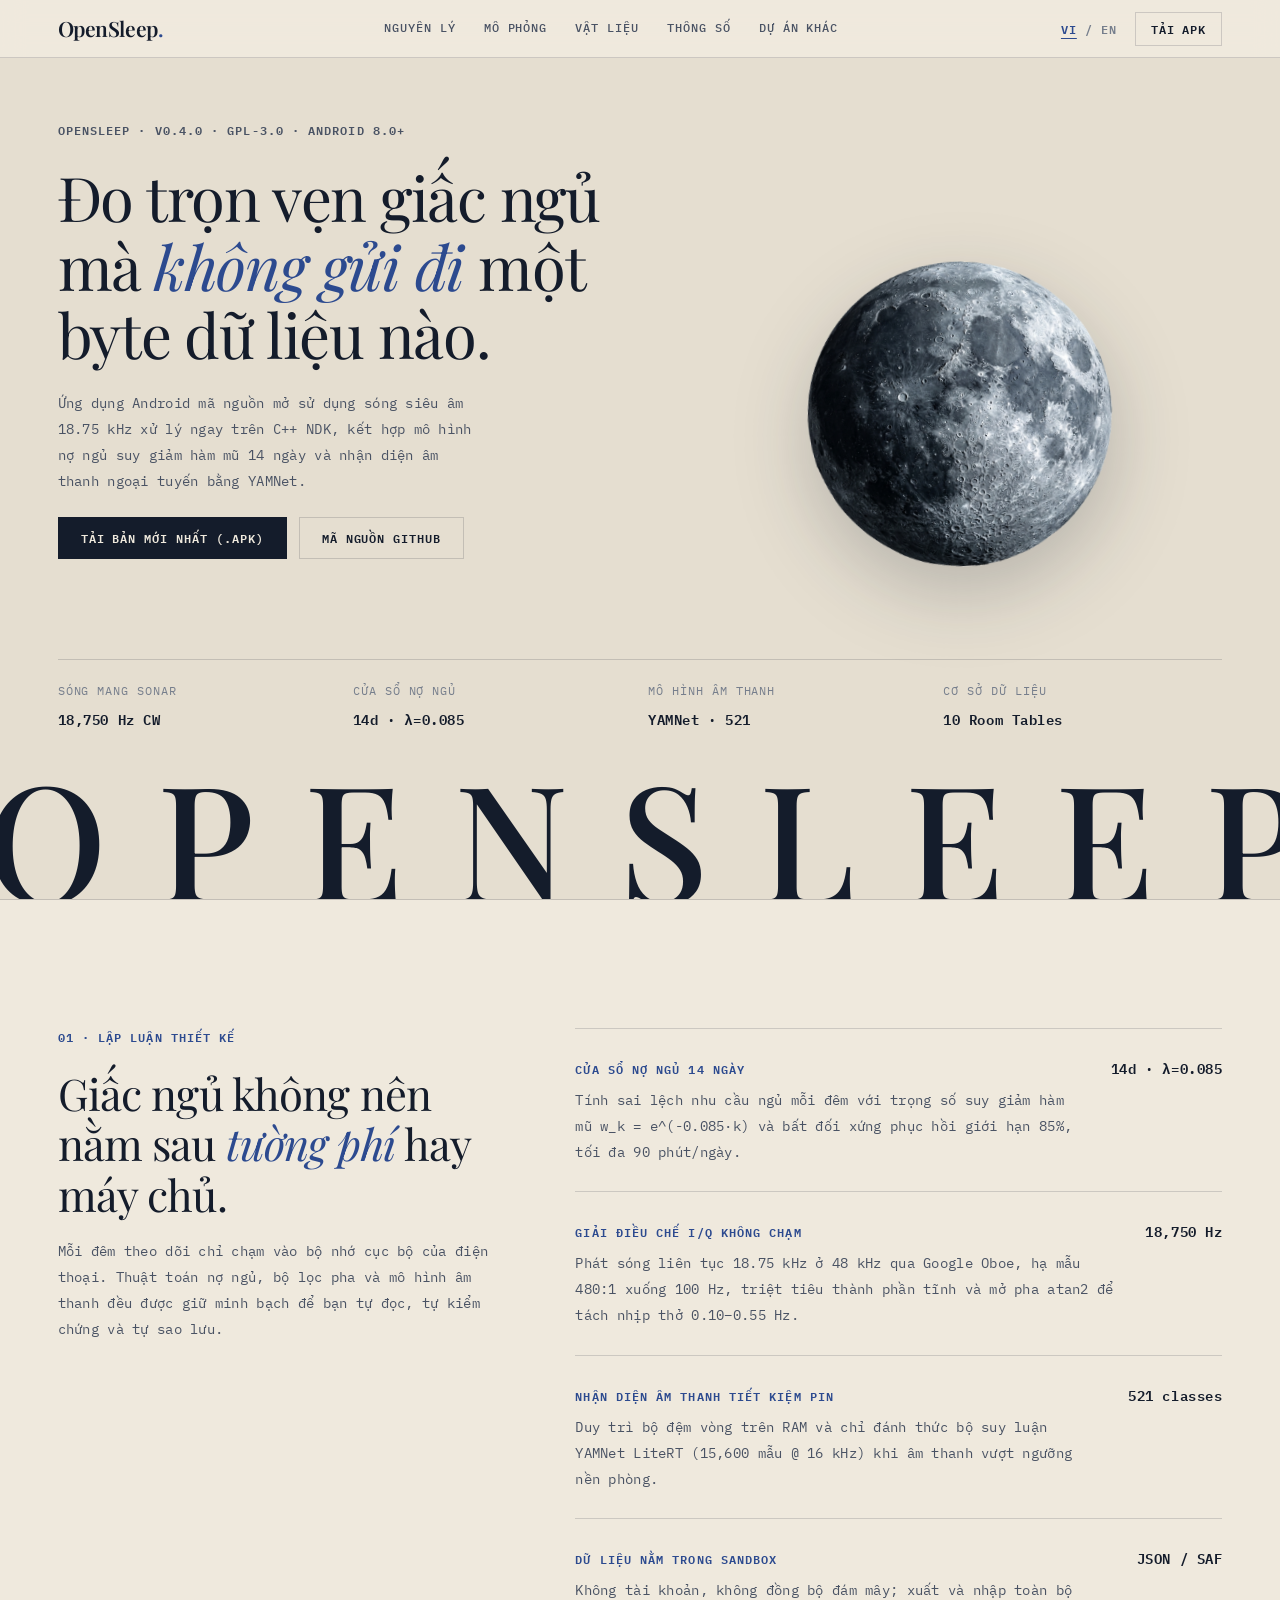
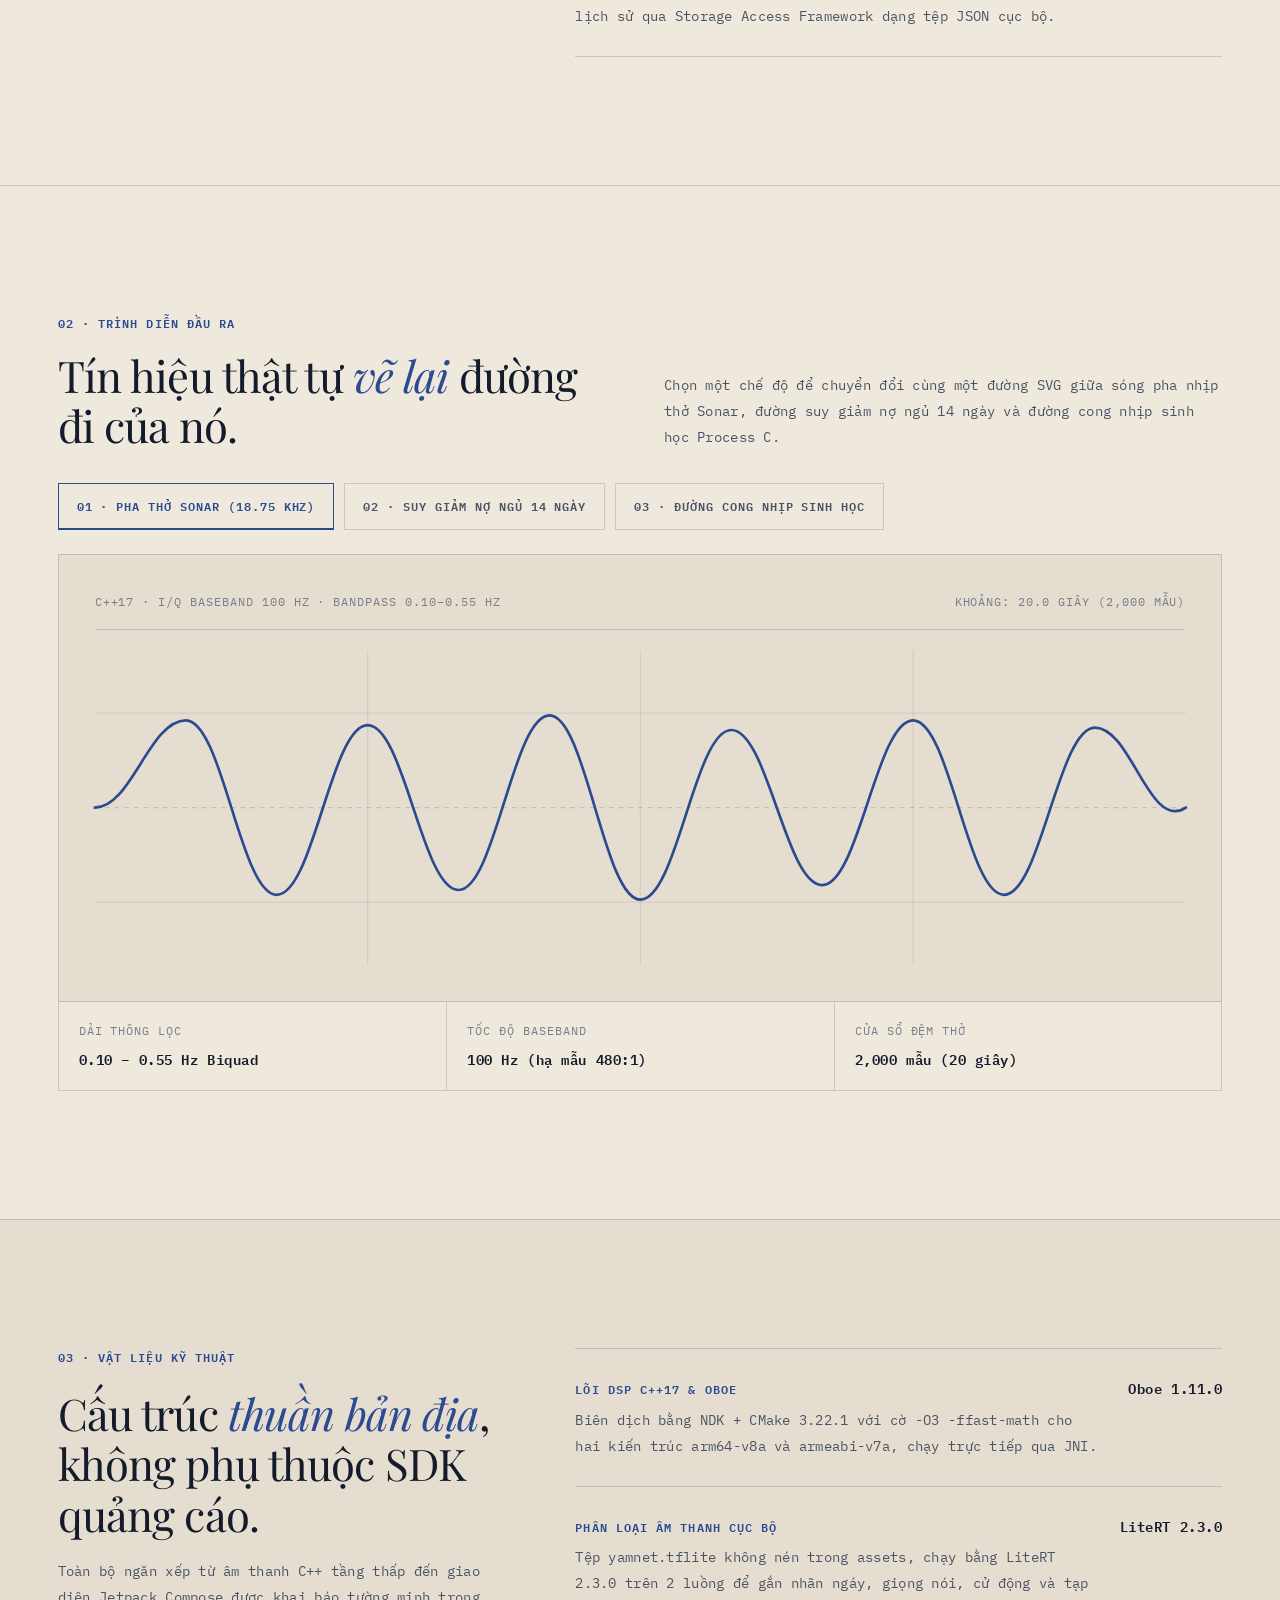
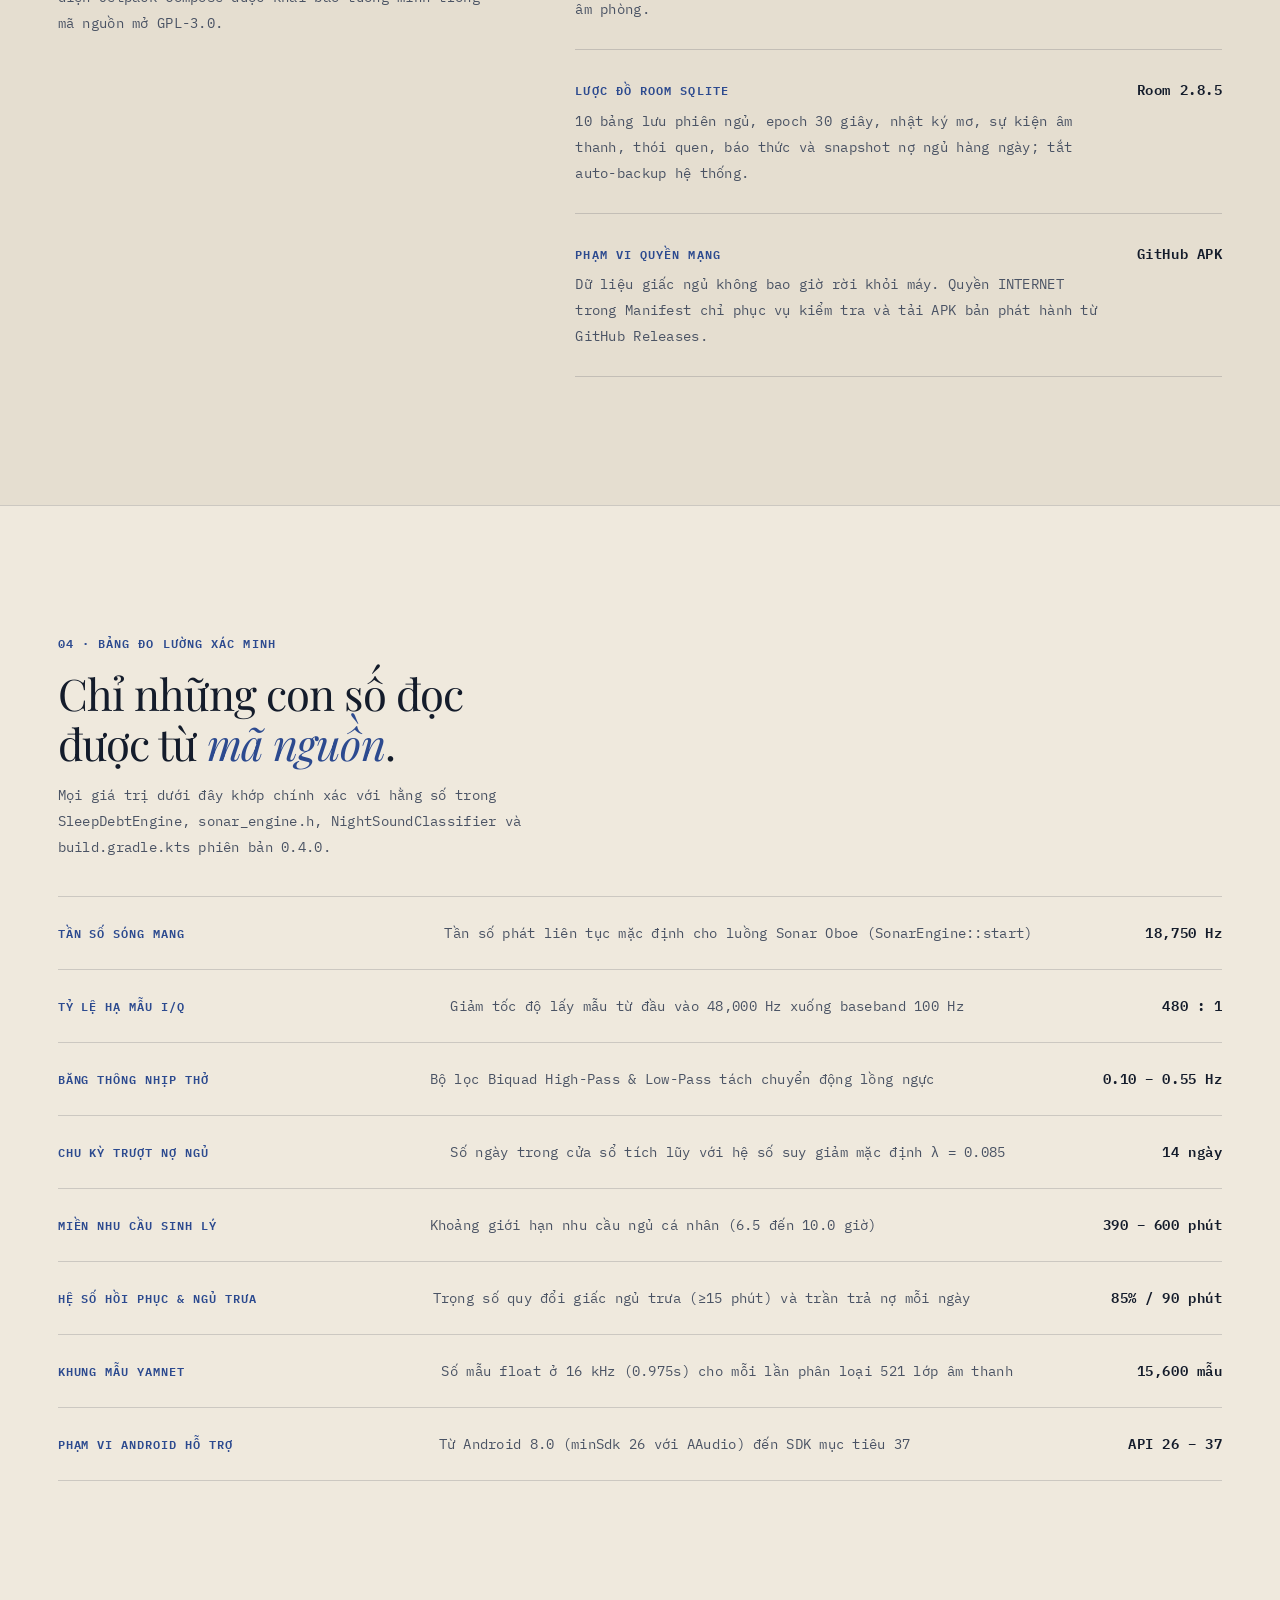
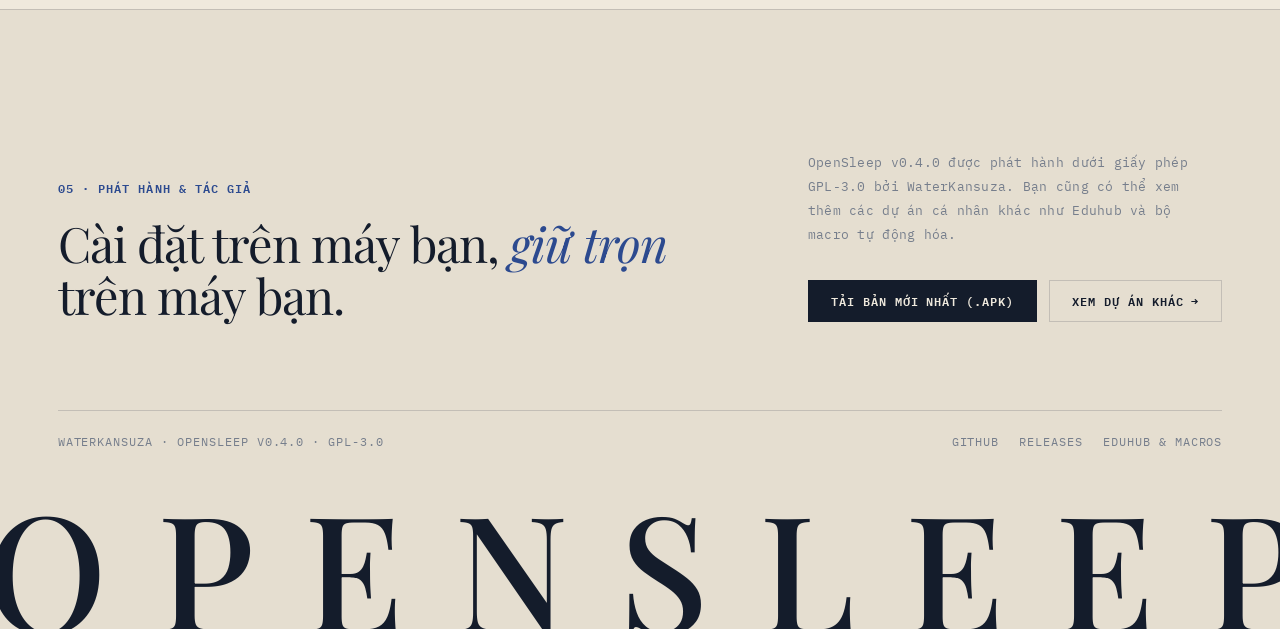
<file: index.html>
<!DOCTYPE html>
<html lang="vi">
<head>
  <meta charset="UTF-8">
  <meta name="viewport" content="width=device-width, initial-scale=1.0">
  <title>OpenSleep — WaterKansuza</title>
  <meta name="description" content="OpenSleep — 18.75 kHz contactless sonar sleep tracking, 14-day exponential sleep debt engine, and local-first Android architecture by WaterKansuza.">
  <link rel="preconnect" href="https://fonts.googleapis.com">
  <link rel="preconnect" href="https://fonts.gstatic.com" crossorigin>
  <link href="https://fonts.googleapis.com/css2?family=IBM+Plex+Mono:ital,wght@0,400;0,500;0,600;0,700;1,400&family=Playfair+Display:ital,wght@0,400..700;1,400..700&display=swap" rel="stylesheet">
  <link rel="stylesheet" href="./styles.css">
</head>
<body data-page="home">

  <!-- Fixed 58px Navigation -->
  <header class="site-nav">
    <div class="wrap nav-inner">
      <a href="#hero" class="nav-wordmark">OpenSleep<span class="dot">.</span></a>

      <nav class="nav-links" aria-label="Primary navigation">
        <a href="#argument" class="nav-link" data-i18n="nav.process">NGUYÊN LÝ</a>
        <a href="#demonstration" class="nav-link" data-i18n="nav.output">MÔ PHỎNG</a>
        <a href="#material" class="nav-link" data-i18n="nav.material">VẬT LIỆU</a>
        <a href="#measurements" class="nav-link" data-i18n="nav.numbers">THÔNG SỐ</a>
        <a href="./projects.html" class="nav-link" data-i18n="nav.works">DỰ ÁN KHÁC</a>
      </nav>

      <div class="nav-actions">
        <button type="button" class="lang-switch" id="lang-toggle" aria-label="Switch language">
          <span data-lang-opt="vi" data-lang-active="true">VI</span> / <span data-lang-opt="en" data-lang-active="false">EN</span>
        </button>
        <a href="https://github.com/WaterKansuza/OpenSleep/releases/latest"
           target="_blank"
           rel="noopener noreferrer"
           class="btn btn-secondary btn-nav"
           data-apk-download
           data-i18n="nav.cta">TẢI APK</a>
      </div>
    </div>
  </header>

  <!-- The Single Travelling Product Cut-out -->
  <div class="travelling-product" id="travelling-product" aria-hidden="true">
    <img src="./assets/moon-cutout.png" alt="" width="862" height="865">
  </div>

  <main>
    <!-- Section 1: Hero -->
    <section class="hero" id="hero">
      <div class="wrap hero-inner">
        <div class="hero-copy">
          <p class="mono-kicker" data-i18n="hero.kicker">OPENSLEEP · V0.4.0 · GPL-3.0 · ANDROID 8.0+</p>
          <h1 class="hero-title" data-i18n-html="hero.title">
            Đo trọn vẹn giấc ngủ mà <em>không gửi đi</em> một byte dữ liệu nào.
          </h1>
          <p class="mono-body hero-lede" data-i18n="hero.lede">
            Ứng dụng Android mã nguồn mở sử dụng sóng siêu âm 18.75 kHz xử lý ngay trên C++ NDK, kết hợp mô hình nợ ngủ suy giảm hàm mũ 14 ngày và nhận diện âm thanh ngoại tuyến bằng YAMNet.
          </p>
          <div class="btn-row">
            <a href="https://github.com/WaterKansuza/OpenSleep/releases/latest"
               target="_blank"
               rel="noopener noreferrer"
               class="btn btn-primary"
               data-apk-download
               data-i18n="hero.btnPrimary">TẢI BẢN MỚI NHẤT (.APK)</a>
            <a href="https://github.com/WaterKansuza/OpenSleep"
               target="_blank"
               rel="noopener noreferrer"
               class="btn btn-secondary"
               data-i18n="hero.btnSecondary">MÃ NGUỒN GITHUB</a>
          </div>
        </div>

        <div class="hero-specs" aria-label="Verified technical specifications">
          <div class="spec-cell">
            <span class="spec-key" data-i18n="hero.spec1k">SÓNG MANG SONAR</span>
            <span class="spec-val tabular">18,750 Hz CW</span>
          </div>
          <div class="spec-cell">
            <span class="spec-key" data-i18n="hero.spec2k">CỬA SỔ NỢ NGỦ</span>
            <span class="spec-val tabular">14d · λ=0.085</span>
          </div>
          <div class="spec-cell">
            <span class="spec-key" data-i18n="hero.spec3k">MÔ HÌNH ÂM THANH</span>
            <span class="spec-val tabular">YAMNet · 521</span>
          </div>
          <div class="spec-cell">
            <span class="spec-key" data-i18n="hero.spec4k">CƠ SỞ DỮ LIỆU</span>
            <span class="spec-val tabular">10 Room Tables</span>
          </div>
        </div>
      </div>

      <!-- Spread Wordmark across the foot -->
      <div class="wordmark-band" data-wordmark="hero" aria-hidden="true">
        <span class="wm-char"><span class="wm-glyph" style="--i:0">O</span></span>
        <span class="wm-char"><span class="wm-glyph" style="--i:1">P</span></span>
        <span class="wm-char"><span class="wm-glyph" style="--i:2">E</span></span>
        <span class="wm-char"><span class="wm-glyph" style="--i:3">N</span></span>
        <span class="wm-char"><span class="wm-glyph" style="--i:4">S</span></span>
        <span class="wm-char"><span class="wm-glyph" style="--i:5">L</span></span>
        <span class="wm-char"><span class="wm-glyph" style="--i:6">E</span></span>
        <span class="wm-char"><span class="wm-glyph" style="--i:7">E</span></span>
        <span class="wm-char"><span class="wm-glyph" style="--i:8">P</span></span>
      </div>
    </section>

    <!-- Section 2: Argument -->
    <section class="band band-primary" id="argument">
      <div class="wrap two-col">
        <div class="col-sticky" data-reveal>
          <p class="mono-label" data-i18n="arg.kicker">01 · LẬP LUẬN THIẾT KẾ</p>
          <h2 class="section-title" data-i18n-html="arg.title">
            Giấc ngủ không nên nằm sau <em>tường phí</em> hay máy chủ.
          </h2>
          <p class="mono-body" data-i18n="arg.lede">
            Mỗi đêm theo dõi chỉ chạm vào bộ nhớ cục bộ của điện thoại. Thuật toán nợ ngủ, bộ lọc pha và mô hình âm thanh đều được giữ minh bạch để bạn tự đọc, tự kiểm chứng và tự sao lưu.
          </p>
        </div>

        <div class="ledger" data-reveal>
          <div class="ledger-row">
            <div class="ledger-main">
              <p class="mono-label" data-i18n="arg.r1k">CỬA SỔ NỢ NGỦ 14 NGÀY</p>
              <p class="mono-body" data-i18n="arg.r1d">
                Tính sai lệch nhu cầu ngủ mỗi đêm với trọng số suy giảm hàm mũ w_k = e^(-0.085·k) và bất đối xứng phục hồi giới hạn 85%, tối đa 90 phút/ngày.
              </p>
            </div>
            <span class="ledger-value tabular" data-i18n="arg.r1v">14d · λ=0.085</span>
          </div>

          <div class="ledger-row">
            <div class="ledger-main">
              <p class="mono-label" data-i18n="arg.r2k">GIẢI ĐIỀU CHẾ I/Q KHÔNG CHẠM</p>
              <p class="mono-body" data-i18n="arg.r2d">
                Phát sóng liên tục 18.75 kHz ở 48 kHz qua Google Oboe, hạ mẫu 480:1 xuống 100 Hz, triệt tiêu thành phần tĩnh và mở pha atan2 để tách nhịp thở 0.10–0.55 Hz.
              </p>
            </div>
            <span class="ledger-value tabular" data-i18n="arg.r2v">18,750 Hz</span>
          </div>

          <div class="ledger-row">
            <div class="ledger-main">
              <p class="mono-label" data-i18n="arg.r3k">NHẬN DIỆN ÂM THANH TIẾT KIỆM PIN</p>
              <p class="mono-body" data-i18n="arg.r3d">
                Duy trì bộ đệm vòng trên RAM và chỉ đánh thức bộ suy luận YAMNet LiteRT (15,600 mẫu @ 16 kHz) khi âm thanh vượt ngưỡng nền phòng.
              </p>
            </div>
            <span class="ledger-value tabular" data-i18n="arg.r3v">521 classes</span>
          </div>

          <div class="ledger-row">
            <div class="ledger-main">
              <p class="mono-label" data-i18n="arg.r4k">DỮ LIỆU NẰM TRONG SANDBOX</p>
              <p class="mono-body" data-i18n="arg.r4d">
                Không tài khoản, không đồng bộ đám mây; xuất và nhập toàn bộ lịch sử qua Storage Access Framework dạng tệp JSON cục bộ.
              </p>
            </div>
            <span class="ledger-value tabular" data-i18n="arg.r4v">JSON / SAF</span>
          </div>
        </div>
      </div>
    </section>

    <!-- Section 3: Demonstration -->
    <section class="band band-primary band-ruled-top" id="demonstration">
      <div class="wrap">
        <div class="demo-header" data-reveal>
          <div style="display:flex; flex-direction:column; gap:16px;">
            <p class="mono-label" data-i18n="demo.kicker">02 · TRÌNH DIỄN ĐẦU RA</p>
            <h2 class="section-title" data-i18n-html="demo.title">
              Tín hiệu thật tự <em>vẽ lại</em> đường đi của nó.
            </h2>
          </div>
          <p class="mono-body" data-i18n="demo.lede">
            Chọn một chế độ để chuyển đổi cùng một đường SVG giữa sóng pha nhịp thở Sonar, đường suy giảm nợ ngủ 14 ngày và đường cong nhịp sinh học Process C.
          </p>
        </div>

        <div class="variant-row" role="group" aria-label="Signal output variants">
          <button type="button" class="variant-btn" data-variant="sonar" aria-pressed="true" data-i18n="demo.v1">
            01 · PHA THỞ SONAR (18.75 KHZ)
          </button>
          <button type="button" class="variant-btn" data-variant="debt" aria-pressed="false" data-i18n="demo.v2">
            02 · SUY GIẢM NỢ NGỦ 14 NGÀY
          </button>
          <button type="button" class="variant-btn" data-variant="circadian" aria-pressed="false" data-i18n="demo.v3">
            03 · ĐƯỜNG CONG NHỊP SINH HỌC
          </button>
        </div>

        <div class="demo-panel" data-reveal>
          <div class="demo-panel-meta">
            <span id="demo-panel-title">C++17 · I/Q BASEBAND 100 HZ · BANDPASS 0.10–0.55 HZ</span>
            <span class="tabular" id="demo-panel-scale">SPAN: 20.0 S (2,000 SAMPLES)</span>
          </div>

          <div class="demo-svg-wrap">
            <svg class="demo-svg" viewBox="0 0 900 260" preserveAspectRatio="none" aria-labelledby="demo-panel-title">
              <!-- Subtle hairline reference grid -->
              <line class="demo-grid-line" x1="0" y1="52" x2="900" y2="52" />
              <line class="demo-axis-line" x1="0" y1="130" x2="900" y2="130" />
              <line class="demo-grid-line" x1="0" y1="208" x2="900" y2="208" />
              <line class="demo-grid-line" x1="225" y1="0" x2="225" y2="260" />
              <line class="demo-grid-line" x1="450" y1="0" x2="450" y2="260" />
              <line class="demo-grid-line" x1="675" y1="0" x2="675" y2="260" />
              <!-- Single dynamically updated path drawn with getTotalLength() -->
              <path id="demo-signal-path"
                    class="demo-signal-path"
                    stroke-width="2.2"
                    d="M 0,130 C 30,130 45,58 75,58 C 105,58 120,202 150,202 C 180,202 195,62 225,62 C 255,62 270,198 300,198 C 330,198 345,54 375,54 C 405,54 420,206 450,206 C 480,206 495,66 525,66 C 555,66 570,194 600,194 C 630,194 645,58 675,58 C 705,58 720,202 750,202 C 780,202 795,64 825,64 C 855,64 870,150 900,130" />
            </svg>
          </div>
        </div>

        <div class="demo-facts" aria-live="polite">
          <div class="demo-fact">
            <span class="demo-fact-label" id="fact-1-label">DẢI THÔNG LỌC</span>
            <span class="demo-fact-value tabular" id="fact-1-val">0.10 – 0.55 Hz Biquad</span>
          </div>
          <div class="demo-fact">
            <span class="demo-fact-label" id="fact-2-label">TỐC ĐỘ BASEBAND</span>
            <span class="demo-fact-value tabular" id="fact-2-val">100 Hz (480:1 decimated)</span>
          </div>
          <div class="demo-fact">
            <span class="demo-fact-label" id="fact-3-label">CỬA SỔ ĐỆM THỞ</span>
            <span class="demo-fact-value tabular" id="fact-3-val">2,000 mẫu (20 giây)</span>
          </div>
        </div>
      </div>
    </section>

    <!-- Section 4: Material -->
    <section class="band band-secondary band-ruled-top" id="material">
      <div class="wrap two-col">
        <div class="col-sticky" data-reveal>
          <p class="mono-label" data-i18n="mat.kicker">03 · VẬT LIỆU KỸ THUẬT</p>
          <h2 class="section-title" data-i18n-html="mat.title">
            Cấu trúc <em>thuần bản địa</em>, không phụ thuộc SDK quảng cáo.
          </h2>
          <p class="mono-body" data-i18n="mat.lede">
            Toàn bộ ngăn xếp từ âm thanh C++ tầng thấp đến giao diện Jetpack Compose được khai báo tường minh trong mã nguồn mở GPL-3.0.
          </p>
        </div>

        <div class="ledger" data-reveal>
          <div class="ledger-row">
            <div class="ledger-main">
              <p class="mono-label" data-i18n="mat.r1k">LÕI DSP C++17 & OBOE</p>
              <p class="mono-body" data-i18n="mat.r1d">
                Biên dịch bằng NDK + CMake 3.22.1 với cờ -O3 -ffast-math cho hai kiến trúc arm64-v8a và armeabi-v7a, chạy trực tiếp qua JNI.
              </p>
            </div>
            <span class="ledger-value tabular">Oboe 1.11.0</span>
          </div>

          <div class="ledger-row">
            <div class="ledger-main">
              <p class="mono-label" data-i18n="mat.r2k">PHÂN LOẠI ÂM THANH CỤC BỘ</p>
              <p class="mono-body" data-i18n="mat.r2d">
                Tệp yamnet.tflite không nén trong assets, chạy bằng LiteRT 2.3.0 trên 2 luồng để gắn nhãn ngáy, giọng nói, cử động và tạp âm phòng.
              </p>
            </div>
            <span class="ledger-value tabular">LiteRT 2.3.0</span>
          </div>

          <div class="ledger-row">
            <div class="ledger-main">
              <p class="mono-label" data-i18n="mat.r3k">LƯỢC ĐỒ ROOM SQLITE</p>
              <p class="mono-body" data-i18n="mat.r3d">
                10 bảng lưu phiên ngủ, epoch 30 giây, nhật ký mơ, sự kiện âm thanh, thói quen, báo thức và snapshot nợ ngủ hàng ngày; tắt auto-backup hệ thống.
              </p>
            </div>
            <span class="ledger-value tabular">Room 2.8.5</span>
          </div>

          <div class="ledger-row">
            <div class="ledger-main">
              <p class="mono-label" data-i18n="mat.r4k">PHẠM VI QUYỀN MẠNG</p>
              <p class="mono-body" data-i18n="mat.r4d">
                Dữ liệu giấc ngủ không bao giờ rời khỏi máy. Quyền INTERNET trong Manifest chỉ phục vụ kiểm tra và tải APK bản phát hành từ GitHub Releases.
              </p>
            </div>
            <span class="ledger-value tabular">GitHub APK</span>
          </div>
        </div>
      </div>
    </section>

    <!-- Section 5: Measurements -->
    <section class="band band-primary band-ruled-top" id="measurements">
      <div class="wrap">
        <div class="measurements-head" data-reveal>
          <p class="mono-label" data-i18n="meas.kicker">04 · BẢNG ĐO LƯỜNG XÁC MINH</p>
          <h2 class="section-title" data-i18n-html="meas.title">
            Chỉ những con số đọc được từ <em>mã nguồn</em>.
          </h2>
          <p class="mono-body" data-i18n="meas.lede">
            Mọi giá trị dưới đây khớp chính xác với hằng số trong SleepDebtEngine, sonar_engine.h, NightSoundClassifier và build.gradle.kts phiên bản 0.4.0.
          </p>
        </div>

        <div class="measure-list" data-reveal>
          <div class="measure-row">
            <span class="measure-label" data-i18n="meas.m1k">TẦN SỐ SÓNG MANG</span>
            <span class="measure-desc" data-i18n="meas.m1d">Tần số phát liên tục mặc định cho luồng Sonar Oboe (SonarEngine::start)</span>
            <span class="measure-figure tabular">18,750 Hz</span>
          </div>
          <div class="measure-row">
            <span class="measure-label" data-i18n="meas.m2k">TỶ LỆ HẠ MẪU I/Q</span>
            <span class="measure-desc" data-i18n="meas.m2d">Giảm tốc độ lấy mẫu từ đầu vào 48,000 Hz xuống baseband 100 Hz</span>
            <span class="measure-figure tabular">480 : 1</span>
          </div>
          <div class="measure-row">
            <span class="measure-label" data-i18n="meas.m3k">BĂNG THÔNG NHỊP THỞ</span>
            <span class="measure-desc" data-i18n="meas.m3d">Bộ lọc Biquad High-Pass &amp; Low-Pass tách chuyển động lồng ngực</span>
            <span class="measure-figure tabular">0.10 – 0.55 Hz</span>
          </div>
          <div class="measure-row">
            <span class="measure-label" data-i18n="meas.m4k">CHU KỲ TRƯỢT NỢ NGỦ</span>
            <span class="measure-desc" data-i18n="meas.m4d">Số ngày trong cửa sổ tích lũy với hệ số suy giảm mặc định λ = 0.085</span>
            <span class="measure-figure tabular" data-i18n="meas.m4v">14 ngày</span>
          </div>
          <div class="measure-row">
            <span class="measure-label" data-i18n="meas.m5k">MIỀN NHU CẦU SINH LÝ</span>
            <span class="measure-desc" data-i18n="meas.m5d">Khoảng giới hạn nhu cầu ngủ cá nhân (6.5 đến 10.0 giờ)</span>
            <span class="measure-figure tabular" data-i18n="meas.m5v">390 – 600 phút</span>
          </div>
          <div class="measure-row">
            <span class="measure-label" data-i18n="meas.m6k">HỆ SỐ HỒI PHỤC &amp; NGỦ TRƯA</span>
            <span class="measure-desc" data-i18n="meas.m6d">Trọng số quy đổi giấc ngủ trưa (≥15 phút) và trần trả nợ mỗi ngày</span>
            <span class="measure-figure tabular" data-i18n="meas.m6v">85% / 90 phút</span>
          </div>
          <div class="measure-row">
            <span class="measure-label" data-i18n="meas.m7k">KHUNG MẪU YAMNET</span>
            <span class="measure-desc" data-i18n="meas.m7d">Số mẫu float ở 16 kHz (0.975s) cho mỗi lần phân loại 521 lớp âm thanh</span>
            <span class="measure-figure tabular" data-i18n="meas.m7v">15,600 mẫu</span>
          </div>
          <div class="measure-row">
            <span class="measure-label" data-i18n="meas.m8k">PHẠM VI ANDROID HỖ TRỢ</span>
            <span class="measure-desc" data-i18n="meas.m8d">Từ Android 8.0 (minSdk 26 với AAudio) đến SDK mục tiêu 37</span>
            <span class="measure-figure tabular">API 26 – 37</span>
          </div>
        </div>
      </div>
    </section>

    <!-- Section 6: Close -->
    <section class="close-band" id="close">
      <div class="wrap">
        <div class="close-top" data-reveal>
          <div style="display:flex; flex-direction:column; gap:18px;">
            <p class="mono-label" data-i18n="close.kicker">05 · PHÁT HÀNH &amp; TÁC GIẢ</p>
            <h2 class="close-title" data-i18n-html="close.title">
              Cài đặt trên máy bạn, <em>giữ trọn</em> trên máy bạn.
            </h2>
          </div>

          <div class="close-side">
            <p class="close-fineprint" data-i18n="close.fineprint">
              OpenSleep v0.4.0 được phát hành dưới giấy phép GPL-3.0 bởi WaterKansuza. Bạn cũng có thể xem thêm các dự án cá nhân khác như Eduhub và bộ macro tự động hóa.
            </p>
            <div class="btn-row">
              <a href="https://github.com/WaterKansuza/OpenSleep/releases/latest"
                 target="_blank"
                 rel="noopener noreferrer"
                 class="btn btn-primary"
                 data-apk-download
                 data-i18n="close.btnPrimary">TẢI BẢN MỚI NHẤT (.APK)</a>
              <a href="./projects.html"
                 class="btn btn-secondary"
                 data-i18n="close.btnSecondary">XEM DỰ ÁN KHÁC →</a>
            </div>
          </div>
        </div>

        <footer class="footer-strip">
          <span>WATERKANSUZA · OPENSLEEP V0.4.0 · GPL-3.0</span>
          <div class="footer-links">
            <a href="https://github.com/WaterKansuza/OpenSleep" target="_blank" rel="noopener noreferrer">GITHUB</a>
            <a href="https://github.com/WaterKansuza/OpenSleep/releases/latest" target="_blank" rel="noopener noreferrer" data-apk-download>RELEASES</a>
            <a href="./projects.html" data-i18n="footer.projects">EDUHUB &amp; MACROS</a>
          </div>
        </footer>
      </div>

      <!-- Cropped footer spread wordmark -->
      <div class="wordmark-band" data-wordmark="close" aria-hidden="true">
        <span class="wm-char">O</span>
        <span class="wm-char">P</span>
        <span class="wm-char">E</span>
        <span class="wm-char">N</span>
        <span class="wm-char">S</span>
        <span class="wm-char">L</span>
        <span class="wm-char">E</span>
        <span class="wm-char">E</span>
        <span class="wm-char">P</span>
      </div>
    </section>
  </main>

  <script src="./i18n.js"></script>
  <script src="./main.js"></script>
</body>
</html>
</file>
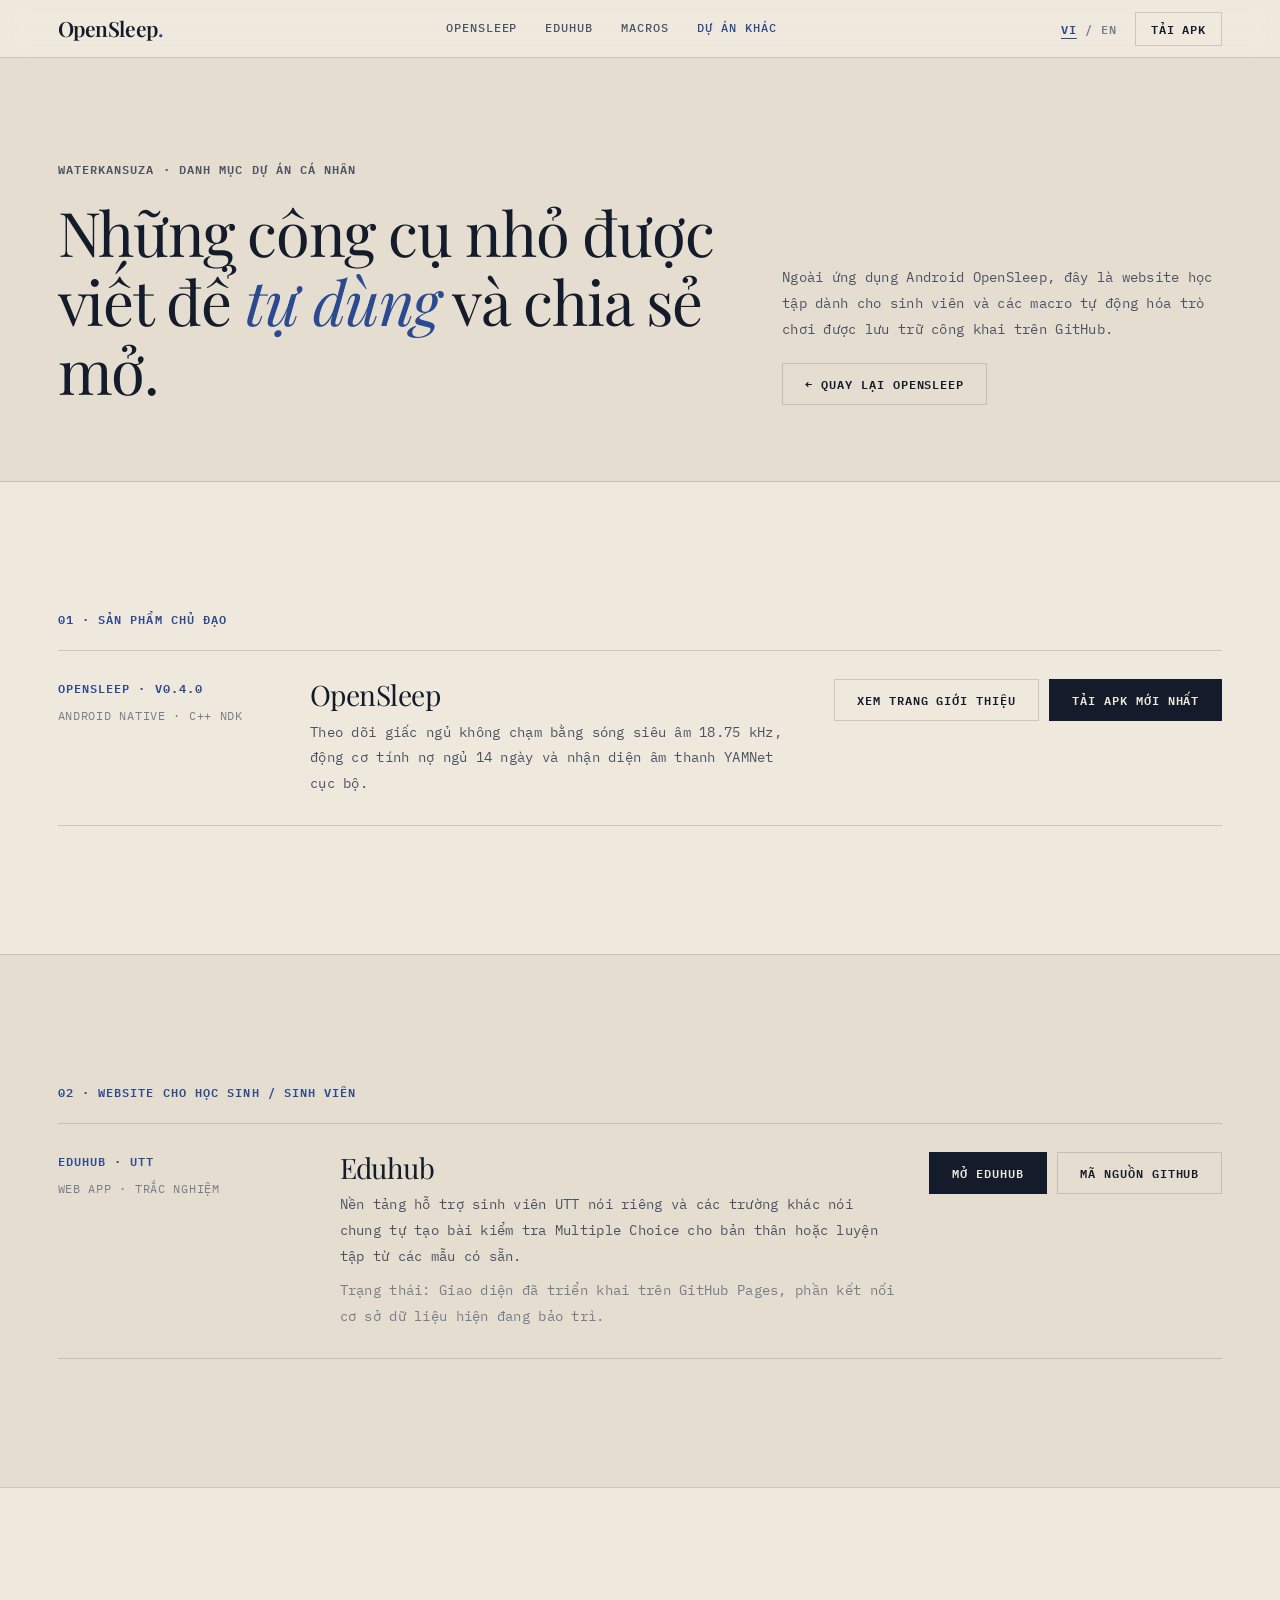
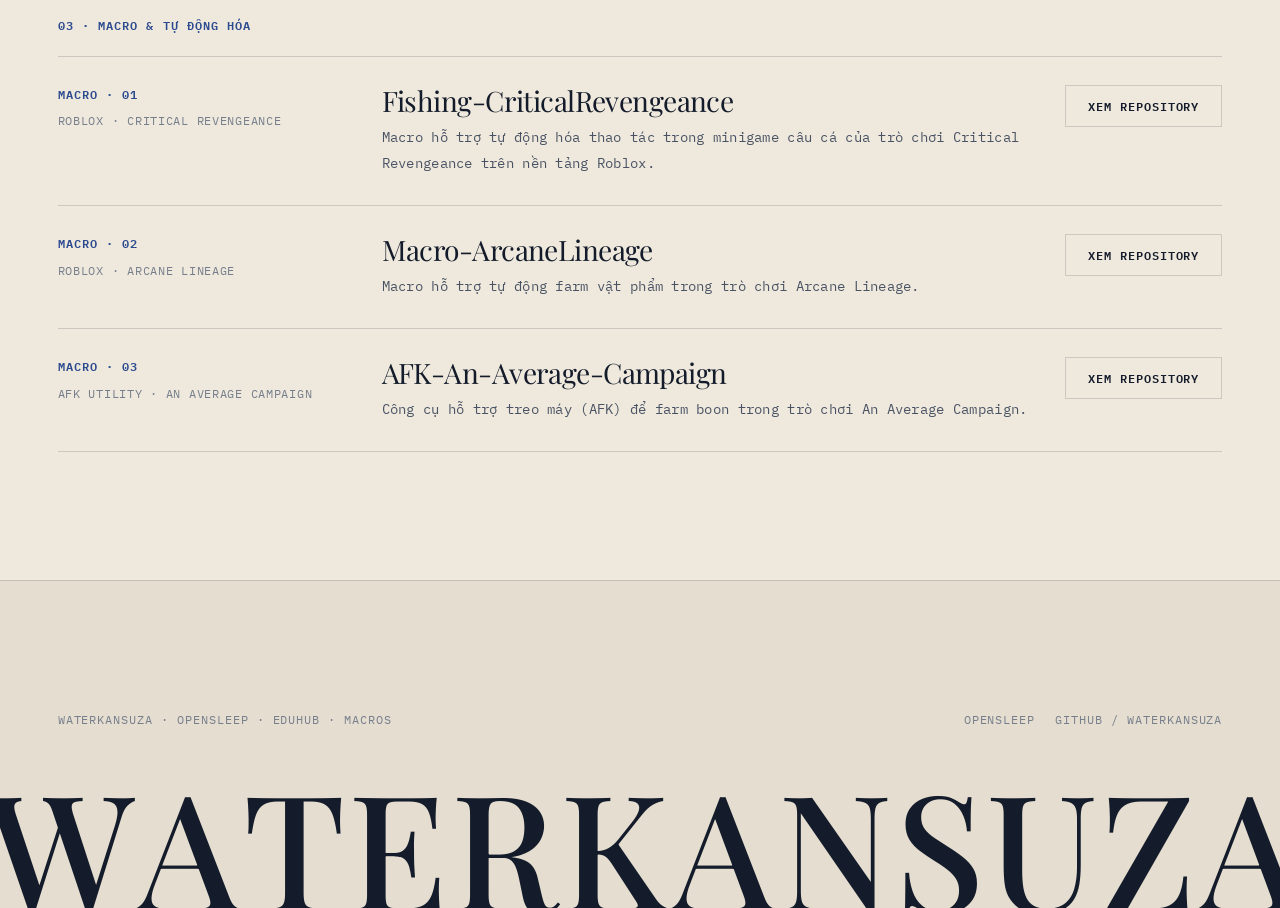
<file: projects.html>
<!DOCTYPE html>
<html lang="vi">
<head>
  <meta charset="UTF-8">
  <meta name="viewport" content="width=device-width, initial-scale=1.0">
  <title>WaterKansuza — Eduhub &amp; Personal Works</title>
  <meta name="description" content="Personal projects by WaterKansuza: OpenSleep Android app, Eduhub student quiz web application, and Roblox / game automation macros.">
  <link rel="preconnect" href="https://fonts.googleapis.com">
  <link rel="preconnect" href="https://fonts.gstatic.com" crossorigin>
  <link href="https://fonts.googleapis.com/css2?family=IBM+Plex+Mono:ital,wght@0,400;0,500;0,600;0,700;1,400&family=Playfair+Display:ital,wght@0,400..700;1,400..700&display=swap" rel="stylesheet">
  <link rel="stylesheet" href="./styles.css">
</head>
<body data-page="projects">

  <!-- Fixed 58px Navigation -->
  <header class="site-nav">
    <div class="wrap nav-inner">
      <a href="./index.html" class="nav-wordmark">OpenSleep<span class="dot">.</span></a>

      <nav class="nav-links" aria-label="Primary navigation">
        <a href="./index.html" class="nav-link" data-i18n="nav.home">OPENSLEEP</a>
        <a href="#student-web" class="nav-link">EDUHUB</a>
        <a href="#macros" class="nav-link">MACROS</a>
        <a href="./projects.html" class="nav-link is-active" data-i18n="nav.works">DỰ ÁN KHÁC</a>
      </nav>

      <div class="nav-actions">
        <button type="button" class="lang-switch" id="lang-toggle" aria-label="Switch language">
          <span data-lang-opt="vi" data-lang-active="true">VI</span> / <span data-lang-opt="en" data-lang-active="false">EN</span>
        </button>
        <a href="https://github.com/WaterKansuza/OpenSleep/releases/latest"
           target="_blank"
           rel="noopener noreferrer"
           class="btn btn-secondary btn-nav"
           data-apk-download
           data-i18n="nav.cta">TẢI APK</a>
      </div>
    </div>
  </header>

  <main>
    <!-- Header Band -->
    <section class="projects-hero">
      <div class="wrap projects-hero-grid">
        <div style="display:flex; flex-direction:column; gap:18px;">
          <p class="mono-kicker" data-i18n="proj.kicker">WATERKANSUZA · DANH MỤC DỰ ÁN CÁ NHÂN</p>
          <h1 class="hero-title" data-i18n-html="proj.title">
            Những công cụ nhỏ được viết để <em>tự dùng</em> và chia sẻ mở.
          </h1>
        </div>
        <div style="display:flex; flex-direction:column; gap:20px;">
          <p class="mono-body" data-i18n="proj.lede">
            Ngoài ứng dụng Android OpenSleep, đây là website học tập dành cho sinh viên và các macro tự động hóa trò chơi được lưu trữ công khai trên GitHub.
          </p>
          <div class="btn-row">
            <a href="./index.html" class="btn btn-secondary" data-i18n="proj.backBtn">← QUAY LẠI OPENSLEEP</a>
          </div>
        </div>
      </div>
    </section>

    <!-- Flagship Cross-Reference -->
    <section class="band band-primary" id="flagship">
      <div class="wrap">
        <p class="mono-label" style="margin-bottom:20px;" data-i18n="proj.cat1">01 · SẢN PHẨM CHỦ ĐẠO</p>
        <div class="ledger" data-reveal>
          <div class="project-row">
            <div class="project-meta">
              <span class="mono-label">OPENSLEEP · V0.4.0</span>
              <span class="project-tag" data-i18n="proj.os.meta">ANDROID NATIVE · C++ NDK</span>
            </div>
            <div class="project-body">
              <h2 class="project-name">OpenSleep</h2>
              <p class="mono-body" data-i18n="proj.os.desc">
                Theo dõi giấc ngủ không chạm bằng sóng siêu âm 18.75 kHz, động cơ tính nợ ngủ 14 ngày và nhận diện âm thanh YAMNet cục bộ.
              </p>
            </div>
            <div class="project-links">
              <a href="./index.html" class="btn btn-secondary" data-i18n="proj.os.btnPage">XEM TRANG GIỚI THIỆU</a>
              <a href="https://github.com/WaterKansuza/OpenSleep/releases/latest"
                 target="_blank"
                 rel="noopener noreferrer"
                 class="btn btn-primary"
                 data-apk-download
                 data-i18n="proj.os.btnApk">TẢI APK MỚI NHẤT</a>
            </div>
          </div>
        </div>
      </div>
    </section>

    <!-- Student Website: Eduhub -->
    <section class="band band-secondary band-ruled-top" id="student-web">
      <div class="wrap">
        <p class="mono-label" style="margin-bottom:20px;" data-i18n="proj.cat2">02 · WEBSITE CHO HỌC SINH / SINH VIÊN</p>
        <div class="ledger" data-reveal>
          <div class="project-row">
            <div class="project-meta">
              <span class="mono-label">EDUHUB · UTT</span>
              <span class="project-tag" data-i18n="proj.edu.meta">WEB APP · TRẮC NGHIỆM</span>
            </div>
            <div class="project-body">
              <h2 class="project-name">Eduhub</h2>
              <p class="mono-body" data-i18n="proj.edu.desc">
                Nền tảng hỗ trợ sinh viên UTT nói riêng và các trường khác nói chung tự tạo bài kiểm tra Multiple Choice cho bản thân hoặc luyện tập từ các mẫu có sẵn.
              </p>
              <p class="mono-body" style="color:var(--ink-muted);" data-i18n="proj.edu.note">
                Trạng thái: Giao diện đã triển khai trên GitHub Pages, phần kết nối cơ sở dữ liệu hiện đang bảo trì.
              </p>
            </div>
            <div class="project-links">
              <a href="https://waterkansuza.github.io/eduhub/"
                 target="_blank"
                 rel="noopener noreferrer"
                 class="btn btn-primary"
                 data-i18n="proj.edu.btnLive">MỞ EDUHUB</a>
              <a href="https://github.com/WaterKansuza/eduhub"
                 target="_blank"
                 rel="noopener noreferrer"
                 class="btn btn-secondary"
                 data-i18n="proj.edu.btnRepo">MÃ NGUỒN GITHUB</a>
            </div>
          </div>
        </div>
      </div>
    </section>

    <!-- Macros -->
    <section class="band band-primary band-ruled-top" id="macros">
      <div class="wrap">
        <p class="mono-label" style="margin-bottom:20px;" data-i18n="proj.cat3">03 · MACRO &amp; TỰ ĐỘNG HÓA</p>
        <div class="ledger" data-reveal>
          <div class="project-row">
            <div class="project-meta">
              <span class="mono-label">MACRO · 01</span>
              <span class="project-tag" data-i18n="proj.m1.meta">ROBLOX · CRITICAL REVENGEANCE</span>
            </div>
            <div class="project-body">
              <h2 class="project-name">Fishing-CriticalRevengeance</h2>
              <p class="mono-body" data-i18n="proj.m1.desc">
                Macro hỗ trợ tự động hóa thao tác trong minigame câu cá của trò chơi Critical Revengeance trên nền tảng Roblox.
              </p>
            </div>
            <div class="project-links">
              <a href="https://github.com/WaterKansuza/Fishing-CriticalRevengeance"
                 target="_blank"
                 rel="noopener noreferrer"
                 class="btn btn-secondary"
                 data-i18n="proj.btnRepo">XEM REPOSITORY</a>
            </div>
          </div>

          <div class="project-row">
            <div class="project-meta">
              <span class="mono-label">MACRO · 02</span>
              <span class="project-tag" data-i18n="proj.m2.meta">ROBLOX · ARCANE LINEAGE</span>
            </div>
            <div class="project-body">
              <h2 class="project-name">Macro-ArcaneLineage</h2>
              <p class="mono-body" data-i18n="proj.m2.desc">
                Macro hỗ trợ tự động farm vật phẩm trong trò chơi Arcane Lineage.
              </p>
            </div>
            <div class="project-links">
              <a href="https://github.com/WaterKansuza/Macro-ArcaneLineage"
                 target="_blank"
                 rel="noopener noreferrer"
                 class="btn btn-secondary"
                 data-i18n="proj.btnRepo">XEM REPOSITORY</a>
            </div>
          </div>

          <div class="project-row">
            <div class="project-meta">
              <span class="mono-label">MACRO · 03</span>
              <span class="project-tag" data-i18n="proj.m3.meta">AFK UTILITY · AN AVERAGE CAMPAIGN</span>
            </div>
            <div class="project-body">
              <h2 class="project-name">AFK-An-Average-Campaign</h2>
              <p class="mono-body" data-i18n="proj.m3.desc">
                Công cụ hỗ trợ treo máy (AFK) để farm boon trong trò chơi An Average Campaign.
              </p>
            </div>
            <div class="project-links">
              <a href="https://github.com/WaterKansuza/AFK-An-Average-Campaign"
                 target="_blank"
                 rel="noopener noreferrer"
                 class="btn btn-secondary"
                 data-i18n="proj.btnRepo">XEM REPOSITORY</a>
            </div>
          </div>
        </div>
      </div>
    </section>

    <!-- Cropped Footer Wordmark Band -->
    <section class="close-band">
      <div class="wrap">
        <footer class="footer-strip" style="border-top:none; padding-top:0;">
          <span>WATERKANSUZA · OPENSLEEP · EDUHUB · MACROS</span>
          <div class="footer-links">
            <a href="./index.html" data-i18n="nav.home">OPENSLEEP</a>
            <a href="https://github.com/WaterKansuza" target="_blank" rel="noopener noreferrer">GITHUB / WATERKANSUZA</a>
          </div>
        </footer>
      </div>

      <div class="wordmark-band" data-wordmark="close" aria-hidden="true">
        <span class="wm-char">W</span>
        <span class="wm-char">A</span>
        <span class="wm-char">T</span>
        <span class="wm-char">E</span>
        <span class="wm-char">R</span>
        <span class="wm-char">K</span>
        <span class="wm-char">A</span>
        <span class="wm-char">N</span>
        <span class="wm-char">S</span>
        <span class="wm-char">U</span>
        <span class="wm-char">Z</span>
        <span class="wm-char">A</span>
      </div>
    </section>
  </main>

  <script src="./i18n.js"></script>
  <script src="./main.js"></script>
</body>
</html>
</file>
<file: styles.css>
/* ==========================================================================
   OpenSleep & WaterKansuza — Warm Stationery Design System
   Strict tokens:
     Ground:           #EFE9DD
     Secondary Ground: #E5DED0
     Ink:              #141C2B
     Secondary Ink:    #4A5364
     Muted Ink:        #767E8C
     Accent Ink Blue:  #2C4A8F (type, rules, drawn lines ONLY — never a fill)
     Hairline:         rgba(20, 28, 43, 0.16)
   ========================================================================== */

:root {
  --bg: #EFE9DD;
  --bg-secondary: #E5DED0;
  --ink: #141C2B;
  --ink-secondary: #4A5364;
  --ink-muted: #767E8C;
  --accent: #2C4A8F;
  --hairline: rgba(20, 28, 43, 0.16);
  --hairline-soft: rgba(20, 28, 43, 0.08);
  --nav-bg: rgba(239, 233, 221, 0.88);

  --font-serif: 'Playfair Display', Georgia, 'Times New Roman', serif;
  --font-mono: 'IBM Plex Mono', Consolas, 'Courier New', monospace;

  --nav-height: 58px;
  --container-pad: clamp(20px, 4.5vw, 64px);
  --section-pad-y: clamp(72px, 10vw, 132px);
}

*,
*::before,
*::after {
  box-sizing: border-box;
  border-radius: 0;
}

html {
  scroll-behavior: smooth;
  background-color: var(--bg);
  color: var(--ink);
  -webkit-font-smoothing: antialiased;
  -moz-osx-font-smoothing: grayscale;
}

@media (prefers-reduced-motion: reduce) {
  html {
    scroll-behavior: auto;
  }
}

body {
  margin: 0;
  padding: 0;
  background-color: var(--bg);
  color: var(--ink);
  font-family: var(--font-mono);
  font-size: 14px;
  line-height: 1.85;
  letter-spacing: 0.02em;
  overflow-x: hidden;
}

img {
  display: block;
  max-width: 100%;
}

a {
  color: inherit;
  text-decoration: none;
}

button {
  font-family: var(--font-mono);
  cursor: pointer;
  background: none;
  border: none;
  padding: 0;
  color: inherit;
}

/* Typography helpers */
h1, h2, h3, .serif-heading {
  font-family: var(--font-serif);
  font-weight: 400;
  letter-spacing: -0.02em;
  color: var(--ink);
  margin: 0;
}

h1 em, h2 em, h3 em, .serif-heading em {
  font-style: italic;
  color: var(--accent);
}

.mono-kicker,
.mono-label {
  font-family: var(--font-mono);
  font-size: 12px;
  font-weight: 600;
  text-transform: uppercase;
  letter-spacing: 0.09em;
  line-height: 1.65;
  color: var(--accent);
  margin: 0;
}

.mono-kicker {
  color: var(--ink-secondary);
}

.mono-body {
  font-family: var(--font-mono);
  font-size: 14px;
  font-weight: 400;
  letter-spacing: 0.02em;
  line-height: 1.85;
  color: var(--ink-secondary);
  margin: 0;
}

.tabular {
  font-variant-numeric: tabular-nums;
}

/* Container */
.wrap {
  width: 100%;
  max-width: 1360px;
  margin-left: auto;
  margin-right: auto;
  padding-left: var(--container-pad);
  padding-right: var(--container-pad);
}

/* ==========================================================================
   Navigation — Fixed 58px translucent bar
   ========================================================================== */
.site-nav {
  position: fixed;
  top: 0;
  left: 0;
  right: 0;
  height: var(--nav-height);
  z-index: 40;
  background-color: var(--nav-bg);
  backdrop-filter: blur(12px);
  -webkit-backdrop-filter: blur(12px);
  border-bottom: 1px solid var(--hairline);
}

.nav-inner {
  height: 100%;
  display: flex;
  align-items: center;
  justify-content: space-between;
  gap: 20px;
}

.nav-wordmark {
  font-family: var(--font-serif);
  font-size: 21px;
  font-weight: 600;
  letter-spacing: -0.02em;
  color: var(--ink);
  line-height: 1;
  white-space: nowrap;
}

.nav-wordmark .dot {
  color: var(--accent);
}

.nav-links {
  display: flex;
  align-items: center;
  gap: clamp(14px, 2.2vw, 28px);
}

.nav-link {
  font-family: var(--font-mono);
  font-size: 12px;
  font-weight: 500;
  text-transform: uppercase;
  letter-spacing: 0.08em;
  color: var(--ink-secondary);
  transition: color 180ms ease;
  white-space: nowrap;
}

.nav-link:hover,
.nav-link:focus-visible,
.nav-link.is-active {
  color: var(--accent);
  outline: none;
}

.nav-actions {
  display: flex;
  align-items: center;
  gap: 16px;
}

.lang-switch {
  font-family: var(--font-mono);
  font-size: 12px;
  font-weight: 600;
  text-transform: uppercase;
  letter-spacing: 0.08em;
  color: var(--ink-muted);
  padding: 4px 2px;
  transition: color 180ms ease;
  white-space: nowrap;
}

.lang-switch:hover,
.lang-switch:focus-visible {
  color: var(--accent);
  outline: none;
}

.lang-switch [data-lang-active="true"] {
  color: var(--accent);
  text-decoration: underline;
  text-underline-offset: 4px;
}

/* Square Buttons (border-radius: 0, never filled with blue) */
.btn {
  display: inline-flex;
  align-items: center;
  justify-content: center;
  gap: 8px;
  font-family: var(--font-mono);
  font-size: 12px;
  font-weight: 600;
  text-transform: uppercase;
  letter-spacing: 0.08em;
  line-height: 1;
  padding: 14px 22px;
  border: 1px solid var(--ink);
  transition: color 180ms ease, border-color 180ms ease, background-color 180ms ease;
  white-space: nowrap;
}

.btn-nav {
  padding: 10px 15px;
  font-size: 12px;
}

.btn-primary {
  background-color: var(--ink);
  color: var(--bg);
  border-color: var(--ink);
}

.btn-primary:hover,
.btn-primary:focus-visible {
  background-color: transparent;
  color: var(--accent);
  border-color: var(--accent);
  outline: none;
}

.btn-secondary {
  background-color: transparent;
  color: var(--ink);
  border-color: var(--hairline);
}

.btn-secondary:hover,
.btn-secondary:focus-visible {
  color: var(--accent);
  border-color: var(--accent);
  outline: none;
}

.btn-row {
  display: flex;
  flex-wrap: wrap;
  gap: 12px;
  align-items: center;
}

/* ==========================================================================
   Travelling Product Cut-out (ONLY element permitted a drop shadow)
   ========================================================================== */
.travelling-product {
  position: fixed;
  top: 0;
  left: 0;
  width: clamp(210px, 24vw, 340px);
  z-index: 25;
  pointer-events: none;
  will-change: transform, opacity;
  transform-origin: center center;
}

.travelling-product img {
  width: 100%;
  height: auto;
  filter: drop-shadow(0 26px 38px rgba(20, 28, 43, 0.22));
  user-select: none;
  -webkit-user-drag: none;
}

@media (prefers-reduced-motion: reduce) {
  .travelling-product {
    display: none !important;
  }
}

/* ==========================================================================
   Section 1: Hero
   ========================================================================== */
.hero {
  margin-top: var(--nav-height);
  min-height: calc(100vh - var(--nav-height));
  background-color: var(--bg-secondary);
  overflow: hidden;
  display: flex;
  flex-direction: column;
  position: relative;
  border-bottom: 1px solid var(--hairline);
}

.hero-inner {
  flex: 1 1 auto;
  display: flex;
  flex-direction: column;
  padding-top: clamp(44px, 7vh, 84px);
  position: relative;
  z-index: 2;
}

.hero-copy {
  max-width: 46vw;
  display: flex;
  flex-direction: column;
  gap: 22px;
}

.hero-title {
  font-size: clamp(36px, 4.8vw, 72px);
  line-height: 1.12;
  letter-spacing: -0.02em;
}

.hero-lede {
  max-width: 52ch;
}

.hero-specs {
  margin-top: auto;
  padding-top: 20px;
  padding-bottom: clamp(18px, 3vh, 32px);
  border-top: 1px solid var(--hairline);
  display: grid;
  grid-template-columns: repeat(4, minmax(0, 1fr));
  gap: 16px;
}

.spec-cell {
  display: flex;
  flex-direction: column;
  gap: 4px;
}

.spec-key {
  font-size: 12px;
  letter-spacing: 0.08em;
  text-transform: uppercase;
  color: var(--ink-muted);
}

.spec-val {
  font-size: 14px;
  font-weight: 600;
  letter-spacing: 0.04em;
  color: var(--ink);
}

/* Spread Wordmark (Hero & Close) */
.wordmark-band {
  width: calc(100% + 2.4vw);
  margin-left: -1.2vw;
  display: flex;
  justify-content: space-between;
  align-items: flex-end;
  user-select: none;
  pointer-events: none;
  line-height: 0.82;
  transform: translateY(0.18em);
  will-change: transform;
  padding-top: 8px;
}

.wm-char {
  font-family: var(--font-serif);
  font-weight: 500;
  font-size: clamp(48px, 12.6vw, 184px);
  letter-spacing: -0.04em;
  color: var(--ink);
  display: inline-block;
  will-change: transform, opacity;
}

.wm-glyph {
  display: inline-block;
  will-change: transform, opacity;
}

html.has-motion .wordmark-band[data-wordmark="hero"] .wm-glyph {
  opacity: 0;
  animation: wordmarkLoad 720ms cubic-bezier(0.22, 1, 0.36, 1) forwards;
  animation-delay: calc(var(--i, 0) * 32ms);
}

@keyframes wordmarkLoad {
  from {
    opacity: 0;
    transform: translateY(22px);
  }
  to {
    opacity: 1;
    transform: translateY(0);
  }
}

/* ==========================================================================
   Shared Two-Column Sections (Argument & Material)
   ========================================================================== */
.band {
  padding-top: var(--section-pad-y);
  padding-bottom: var(--section-pad-y);
  position: relative;
}

.band-primary {
  background-color: var(--bg);
}

.band-secondary {
  background-color: var(--bg-secondary);
}

.band-ruled-top {
  border-top: 1px solid var(--hairline);
}

.two-col {
  display: grid;
  grid-template-columns: minmax(260px, 0.92fr) minmax(0, 1.35fr);
  gap: clamp(32px, 6vw, 96px);
  align-items: start;
}

.col-sticky {
  display: flex;
  flex-direction: column;
  gap: 20px;
}

.section-title {
  font-size: clamp(30px, 3.4vw, 50px);
  line-height: 1.16;
}

.ledger {
  border-top: 1px solid var(--hairline);
}

.ledger-row {
  display: grid;
  grid-template-columns: minmax(0, 1fr) auto;
  gap: 12px 28px;
  padding: 26px 0;
  border-bottom: 1px solid var(--hairline);
  align-items: baseline;
}

.ledger-main {
  display: flex;
  flex-direction: column;
  gap: 8px;
}

.ledger-value {
  font-family: var(--font-mono);
  font-size: 14px;
  font-weight: 600;
  letter-spacing: 0.04em;
  color: var(--ink);
  text-align: right;
  white-space: nowrap;
}

/* ==========================================================================
   Section 3: Demonstration (Self-drawing SVG + Variant Picker)
   ========================================================================== */
.demo-header {
  display: grid;
  grid-template-columns: minmax(260px, 1fr) minmax(0, 1fr);
  gap: 24px 48px;
  align-items: end;
  margin-bottom: 32px;
}

.variant-row {
  display: flex;
  flex-wrap: wrap;
  gap: 10px;
  margin-bottom: 24px;
}

.variant-btn {
  font-family: var(--font-mono);
  font-size: 12px;
  font-weight: 600;
  text-transform: uppercase;
  letter-spacing: 0.08em;
  padding: 12px 18px;
  border: 1px solid var(--hairline);
  color: var(--ink-secondary);
  background-color: transparent;
  transition: color 180ms ease, border-color 180ms ease;
}

.variant-btn:hover,
.variant-btn:focus-visible {
  color: var(--accent);
  border-color: var(--accent);
  outline: none;
}

.variant-btn[aria-pressed="true"] {
  color: var(--accent);
  border-color: var(--accent);
  border-bottom-width: 2px;
}

.demo-panel {
  border: 1px solid var(--hairline);
  background-color: var(--bg-secondary);
  padding: clamp(18px, 3vw, 36px);
}

.demo-panel-meta {
  display: flex;
  justify-content: space-between;
  align-items: center;
  gap: 16px;
  padding-bottom: 16px;
  border-bottom: 1px solid var(--hairline);
  margin-bottom: 20px;
  font-size: 12px;
  letter-spacing: 0.08em;
  text-transform: uppercase;
  color: var(--ink-muted);
}

.demo-svg-wrap {
  width: 100%;
  aspect-ratio: 900 / 260;
  min-height: 180px;
}

.demo-svg {
  width: 100%;
  height: 100%;
  display: block;
  overflow: visible;
}

.demo-grid-line {
  stroke: var(--hairline-soft);
  stroke-width: 1;
}

.demo-axis-line {
  stroke: var(--hairline);
  stroke-width: 1;
  stroke-dasharray: 4 4;
}

.demo-signal-path {
  fill: none;
  stroke: var(--accent);
  stroke-linecap: square;
  stroke-linejoin: round;
}

.demo-facts {
  display: grid;
  grid-template-columns: repeat(3, minmax(0, 1fr));
  border: 1px solid var(--hairline);
  border-top: none;
}

.demo-fact {
  padding: 18px 20px;
  display: flex;
  flex-direction: column;
  gap: 4px;
}

.demo-fact + .demo-fact {
  border-left: 1px solid var(--hairline);
}

.demo-fact-label {
  font-size: 12px;
  text-transform: uppercase;
  letter-spacing: 0.08em;
  color: var(--ink-muted);
}

.demo-fact-value {
  font-size: 14px;
  font-weight: 600;
  color: var(--ink);
  letter-spacing: 0.04em;
}

/* ==========================================================================
   Section 5: Measurements (Single Column Tabular List)
   ========================================================================== */
.measurements-head {
  display: flex;
  flex-direction: column;
  gap: 14px;
  margin-bottom: 36px;
  max-width: 58ch;
}

.measure-list {
  border-top: 1px solid var(--hairline);
}

.measure-row {
  display: grid;
  grid-template-columns: minmax(180px, 0.8fr) minmax(0, 1.5fr) auto;
  gap: 12px 28px;
  padding: 22px 0;
  border-bottom: 1px solid var(--hairline);
  align-items: baseline;
}

.measure-label {
  font-size: 12px;
  font-weight: 600;
  text-transform: uppercase;
  letter-spacing: 0.08em;
  color: var(--accent);
}

.measure-desc {
  font-size: 14px;
  color: var(--ink-secondary);
}

.measure-figure {
  font-size: 14px;
  font-weight: 600;
  letter-spacing: 0.04em;
  color: var(--ink);
  text-align: right;
  white-space: nowrap;
}

/* ==========================================================================
   Section 6: Close + Cropped Footer Wordmark
   ========================================================================== */
.close-band {
  background-color: var(--bg-secondary);
  border-top: 1px solid var(--hairline);
  padding-top: var(--section-pad-y);
  overflow: hidden;
}

.close-top {
  display: grid;
  grid-template-columns: minmax(260px, 1.15fr) minmax(260px, 0.85fr);
  gap: 32px 64px;
  align-items: end;
  padding-bottom: clamp(48px, 7vw, 88px);
}

.close-title {
  font-size: clamp(30px, 3.8vw, 56px);
  line-height: 1.08;
}

.close-side {
  display: flex;
  flex-direction: column;
  gap: 20px;
  align-items: flex-start;
  justify-self: end;
}

.close-fineprint {
  font-size: 13px;
  color: var(--ink-muted);
  line-height: 1.85;
  letter-spacing: 0.02em;
  max-width: 50ch;
}

.footer-strip {
  border-top: 1px solid var(--hairline);
  padding: 20px 0 clamp(24px, 4vh, 42px);
  display: flex;
  flex-wrap: wrap;
  justify-content: space-between;
  align-items: center;
  gap: 12px 24px;
  font-size: 12px;
  letter-spacing: 0.08em;
  text-transform: uppercase;
  color: var(--ink-muted);
}

.footer-links {
  display: flex;
  flex-wrap: wrap;
  gap: 20px;
}

.footer-links a:hover {
  color: var(--accent);
}

/* ==========================================================================
   Companion Page: Maker's Index (projects.html)
   ========================================================================== */
.projects-hero {
  margin-top: var(--nav-height);
  background-color: var(--bg-secondary);
  border-bottom: 1px solid var(--hairline);
  padding-top: clamp(56px, 8vw, 108px);
  padding-bottom: clamp(48px, 6vw, 84px);
}

.projects-hero-grid {
  display: grid;
  grid-template-columns: minmax(260px, 1.2fr) minmax(240px, 0.8fr);
  gap: 28px 64px;
  align-items: end;
}

.project-row {
  display: grid;
  grid-template-columns: minmax(170px, 0.65fr) minmax(0, 1.45fr) auto;
  gap: 16px 32px;
  padding: 28px 0;
  border-bottom: 1px solid var(--hairline);
  align-items: start;
}

.project-meta {
  display: flex;
  flex-direction: column;
  gap: 6px;
}

.project-tag {
  font-size: 12px;
  color: var(--ink-muted);
  letter-spacing: 0.06em;
}

.project-body {
  display: flex;
  flex-direction: column;
  gap: 8px;
}

.project-name {
  font-family: var(--font-serif);
  font-size: clamp(22px, 2.2vw, 30px);
  line-height: 1.15;
  letter-spacing: -0.02em;
  color: var(--ink);
}

.project-links {
  display: flex;
  flex-wrap: wrap;
  gap: 10px;
  justify-content: flex-end;
}

/* ==========================================================================
   One-Shot Entry Reveals (scoped strictly to .has-motion)
   ========================================================================== */
html.has-motion [data-reveal] {
  opacity: 0;
  transform: translateY(18px);
  transition: opacity 640ms cubic-bezier(0.22, 1, 0.36, 1),
              transform 640ms cubic-bezier(0.22, 1, 0.36, 1);
}

html.has-motion [data-reveal].is-visible {
  opacity: 1;
  transform: translateY(0);
}

/* ==========================================================================
   Responsive Breakpoints
   ========================================================================== */
@media (max-width: 1024px) {
  .hero-copy {
    max-width: 62vw;
  }

  .travelling-product {
    width: clamp(145px, 24vw, 220px);
  }
}

@media (max-width: 860px) {
  .nav-links {
    display: none;
  }

  .hero-copy {
    max-width: 100%;
  }

  .hero-specs {
    grid-template-columns: repeat(2, minmax(0, 1fr));
    padding-top: 16px;
  }

  .two-col,
  .demo-header,
  .close-top,
  .projects-hero-grid {
    grid-template-columns: 1fr;
  }

  .close-side {
    justify-self: start;
  }

  .demo-facts {
    grid-template-columns: 1fr;
  }

  .demo-fact + .demo-fact {
    border-left: none;
    border-top: 1px solid var(--hairline);
  }

  .measure-row,
  .project-row {
    grid-template-columns: 1fr;
    gap: 8px;
  }

  .measure-figure {
    text-align: left;
  }

  .project-links {
    justify-content: flex-start;
    margin-top: 8px;
  }

  .travelling-product {
    width: 128px;
    opacity: 0.85;
  }
}
</file>
